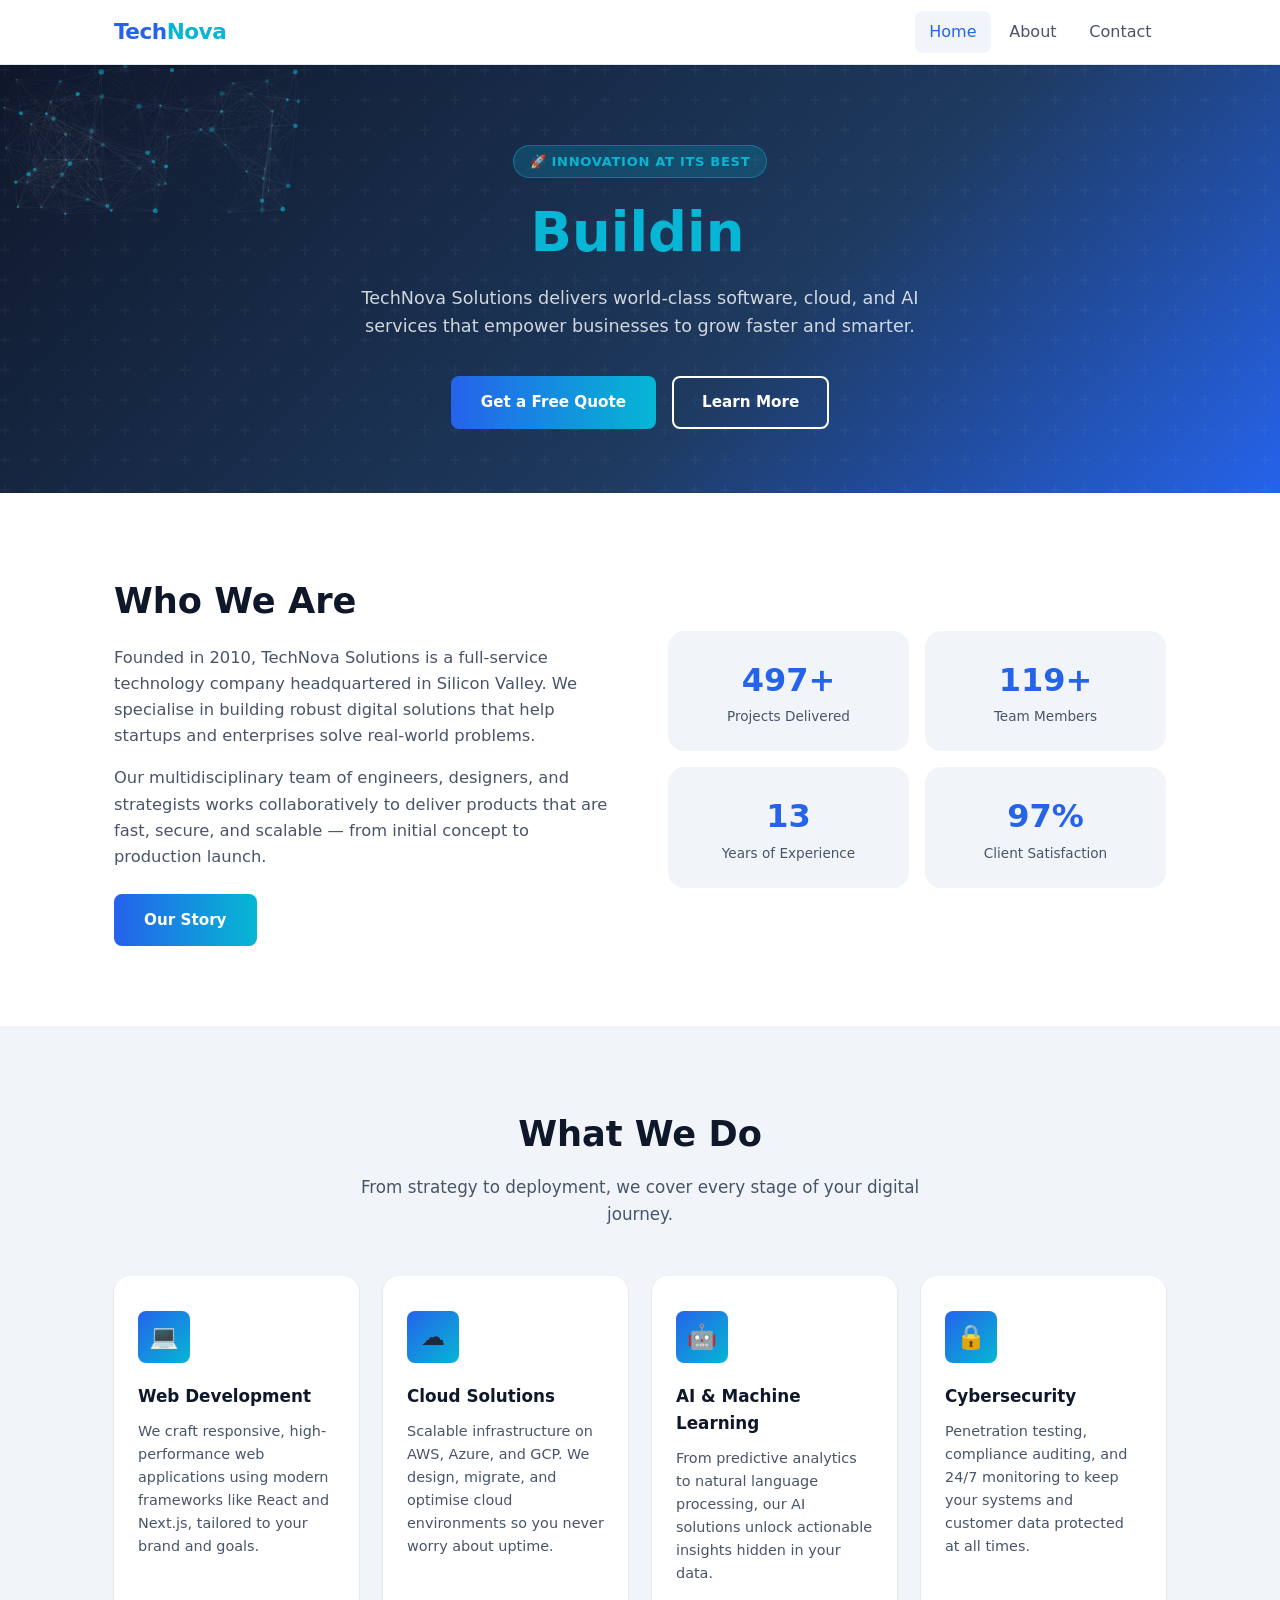
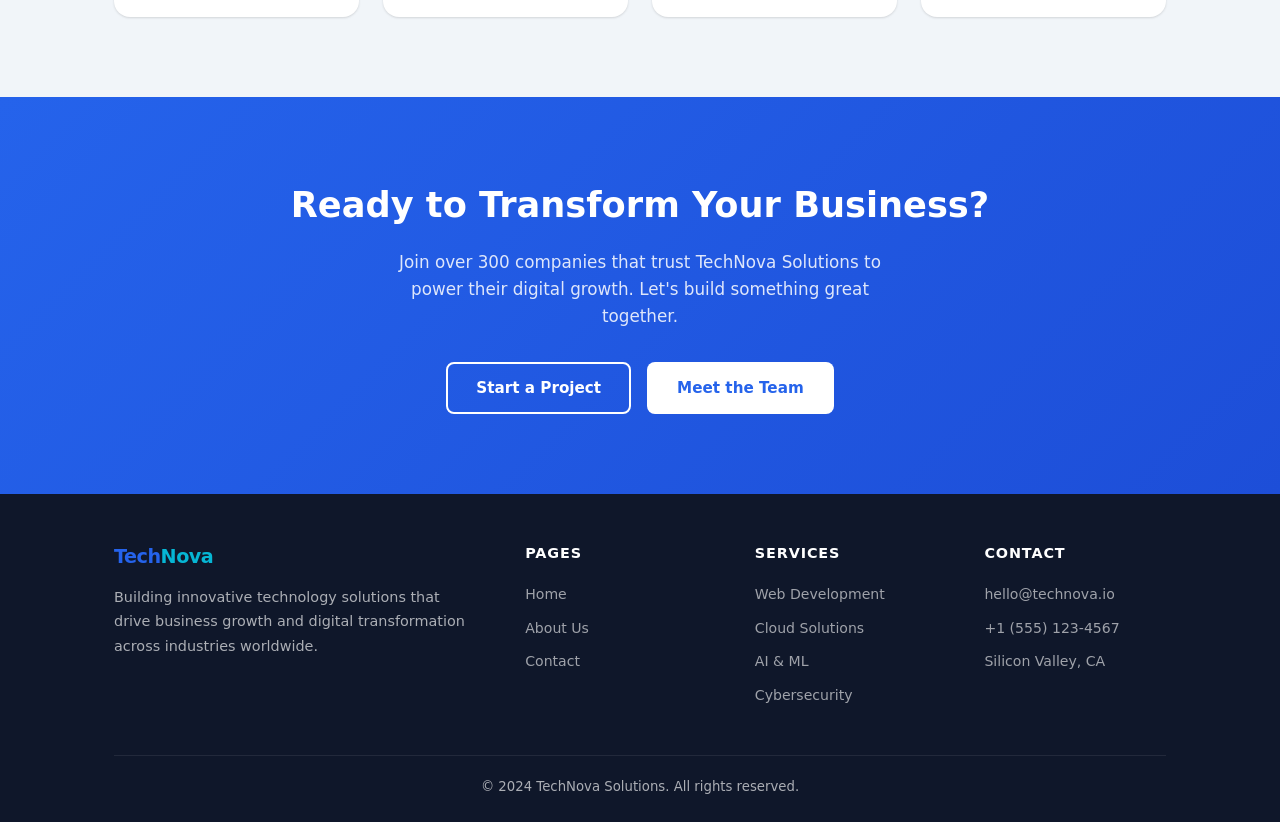
<file: index.html>
<!DOCTYPE html>
<html lang="en">
<head>
  <meta charset="UTF-8" />
  <meta name="viewport" content="width=device-width, initial-scale=1.0" />
  <meta name="description" content="TechNova Solutions – Innovative technology solutions for modern businesses." />
  <title>TechNova Solutions | Home</title>
  <link rel="stylesheet" href="css/style.css" />
</head>
<body>

  <!-- Page Loader -->
  <div id="page-loader">
    <div>
      <div class="loader-logo">Tech<span>Nova</span></div>
      <div class="loader-bar"></div>
    </div>
  </div>

  <!-- ===== NAVBAR ===== -->
  <header>
    <nav class="navbar" role="navigation" aria-label="Main navigation">
      <div class="container nav-inner">
        <a href="index.html" class="nav-logo">Tech<span>Nova</span></a>

        <!-- Desktop Links -->
        <ul class="nav-links">
          <li><a href="index.html" class="active">Home</a></li>
          <li><a href="about.html">About</a></li>
          <li><a href="contact.html">Contact</a></li>
        </ul>

        <!-- Hamburger (Mobile) -->
        <button class="hamburger" id="hamburger"
                aria-label="Toggle navigation menu"
                aria-expanded="false"
                aria-controls="mobileNav">
          <span></span>
          <span></span>
          <span></span>
        </button>
      </div>

      <!-- Mobile Nav Drawer -->
      <nav class="mobile-nav" id="mobileNav" aria-label="Mobile navigation">
        <a href="index.html" class="active">Home</a>
        <a href="about.html">About</a>
        <a href="contact.html">Contact</a>
      </nav>
    </nav>
  </header>

  <main>
    <!-- ===== HERO ===== -->
    <section class="hero" aria-labelledby="heroHeading">
      <canvas id="particles-canvas" aria-hidden="true"></canvas>
      <div class="container">
        <div class="hero-badge">🚀 Innovation at Its Best</div>
        <h1 id="heroHeading">
          <span id="typed-text"></span><span class="typed-cursor" aria-hidden="true"></span>
        </h1>
        <p class="reveal">TechNova Solutions delivers world-class software, cloud, and AI services that empower businesses to grow faster and smarter.</p>
        <div class="hero-btns reveal">
          <a href="contact.html" class="btn btn-primary">Get a Free Quote</a>
          <a href="about.html" class="btn btn-outline">Learn More</a>
        </div>
      </div>
    </section>

    <!-- ===== COMPANY INTRO ===== -->
    <section class="intro" aria-labelledby="introHeading">
      <div class="container">
        <div class="intro-grid">
          <div class="intro-text reveal-left">
            <h2 class="section-title" id="introHeading">Who We Are</h2>
            <p>Founded in 2010, TechNova Solutions is a full-service technology company headquartered in Silicon Valley. We specialise in building robust digital solutions that help startups and enterprises solve real-world problems.</p>
            <p>Our multidisciplinary team of engineers, designers, and strategists works collaboratively to deliver products that are fast, secure, and scalable — from initial concept to production launch.</p>
            <a href="about.html" class="btn btn-primary">Our Story</a>
          </div>

          <div class="intro-visual reveal-right" aria-label="Company statistics">
            <div class="intro-stat">
              <div class="num">500+</div>
              <p>Projects Delivered</p>
            </div>
            <div class="intro-stat">
              <div class="num">120+</div>
              <p>Team Members</p>
            </div>
            <div class="intro-stat">
              <div class="num">14</div>
              <p>Years of Experience</p>
            </div>
            <div class="intro-stat">
              <div class="num">98%</div>
              <p>Client Satisfaction</p>
            </div>
          </div>
        </div>
      </div>
    </section>

    <!-- ===== SERVICES ===== -->
    <section class="services" aria-labelledby="servicesHeading">
      <div class="container">
        <div class="section-header">
          <h2 class="section-title" id="servicesHeading">What We Do</h2>
          <p class="section-subtitle">From strategy to deployment, we cover every stage of your digital journey.</p>
        </div>

        <div class="services-grid">
          <!-- Card 1 -->
          <article class="service-card reveal">
            <div class="service-icon" aria-hidden="true">💻</div>
            <h3>Web Development</h3>
            <p>We craft responsive, high-performance web applications using modern frameworks like React and Next.js, tailored to your brand and goals.</p>
          </article>

          <!-- Card 2 -->
          <article class="service-card reveal">
            <div class="service-icon" aria-hidden="true">☁️</div>
            <h3>Cloud Solutions</h3>
            <p>Scalable infrastructure on AWS, Azure, and GCP. We design, migrate, and optimise cloud environments so you never worry about uptime.</p>
          </article>

          <!-- Card 3 -->
          <article class="service-card reveal">
            <div class="service-icon" aria-hidden="true">🤖</div>
            <h3>AI & Machine Learning</h3>
            <p>From predictive analytics to natural language processing, our AI solutions unlock actionable insights hidden in your data.</p>
          </article>

          <!-- Card 4 -->
          <article class="service-card reveal">
            <div class="service-icon" aria-hidden="true">🔒</div>
            <h3>Cybersecurity</h3>
            <p>Penetration testing, compliance auditing, and 24/7 monitoring to keep your systems and customer data protected at all times.</p>
          </article>
        </div>
      </div>
    </section>

    <!-- ===== CALL TO ACTION ===== -->
    <section class="cta" aria-labelledby="ctaHeading">
      <div class="container">
        <h2 id="ctaHeading">Ready to Transform Your Business?</h2>
        <p>Join over 300 companies that trust TechNova Solutions to power their digital growth. Let's build something great together.</p>
        <div class="cta-btns">
          <a href="contact.html" class="btn btn-outline">Start a Project</a>
          <a href="about.html"   class="btn btn-primary" style="background:var(--white);color:var(--primary);">Meet the Team</a>
        </div>
      </div>
    </section>
  </main>

  <!-- ===== FOOTER ===== -->
  <footer class="footer">
    <div class="container">
      <div class="footer-grid">
        <div class="footer-brand">
          <a href="index.html" class="nav-logo">Tech<span>Nova</span></a>
          <p>Building innovative technology solutions that drive business growth and digital transformation across industries worldwide.</p>
        </div>

        <div class="footer-col">
          <h4>Pages</h4>
          <ul>
            <li><a href="index.html">Home</a></li>
            <li><a href="about.html">About Us</a></li>
            <li><a href="contact.html">Contact</a></li>
          </ul>
        </div>

        <div class="footer-col">
          <h4>Services</h4>
          <ul>
            <li><a href="#">Web Development</a></li>
            <li><a href="#">Cloud Solutions</a></li>
            <li><a href="#">AI &amp; ML</a></li>
            <li><a href="#">Cybersecurity</a></li>
          </ul>
        </div>

        <div class="footer-col">
          <h4>Contact</h4>
          <ul>
            <li><a href="mailto:hello@technova.io">hello@technova.io</a></li>
            <li><a href="tel:+15551234567">+1 (555) 123-4567</a></li>
            <li><a href="#">Silicon Valley, CA</a></li>
          </ul>
        </div>
      </div>

      <div class="footer-bottom">
        <p>&copy; 2024 TechNova Solutions. All rights reserved.</p>
      </div>
    </div>
  </footer>

  <script src="js/script.js"></script>
</body>
</html>
</file>
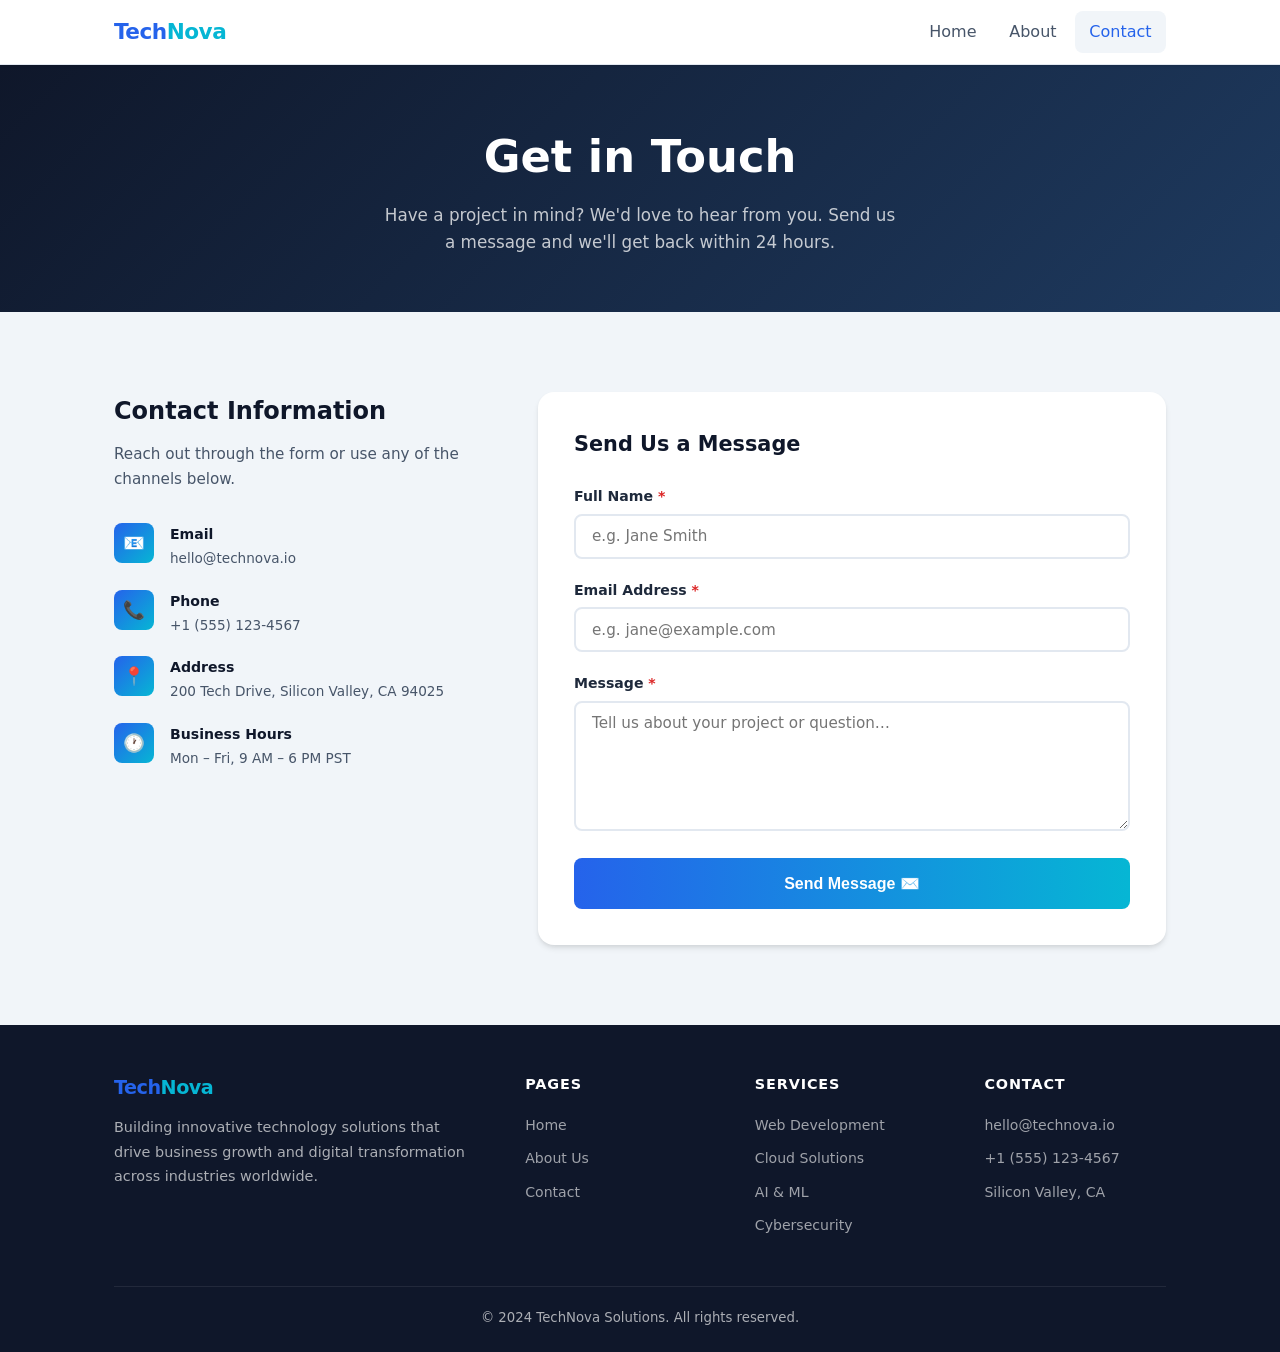
<file: page.html>
<!DOCTYPE html>
<html lang="en">
<head>
  <meta charset="UTF-8" />
  <meta name="viewport" content="width=device-width, initial-scale=1.0" />
  <meta name="description" content="Get in touch with TechNova Solutions – send us a message and we'll get back to you within 24 hours." />
  <title>TechNova Solutions | Contact</title>
  <link rel="stylesheet" href="css/style.css" />
</head>
<body>

  <!-- Page Loader -->
  <div id="page-loader">
    <div>
      <div class="loader-logo">Tech<span>Nova</span></div>
      <div class="loader-bar"></div>
    </div>
  </div>

  <!-- ===== NAVBAR ===== -->
  <header>
    <nav class="navbar" role="navigation" aria-label="Main navigation">
      <div class="container nav-inner">
        <a href="index.html" class="nav-logo">Tech<span>Nova</span></a>

        <ul class="nav-links">
          <li><a href="index.html">Home</a></li>
          <li><a href="about.html">About</a></li>
          <li><a href="contact.html" class="active">Contact</a></li>
        </ul>

        <button class="hamburger" id="hamburger"
                aria-label="Toggle navigation menu"
                aria-expanded="false"
                aria-controls="mobileNav">
          <span></span>
          <span></span>
          <span></span>
        </button>
      </div>

      <nav class="mobile-nav" id="mobileNav" aria-label="Mobile navigation">
        <a href="index.html">Home</a>
        <a href="about.html">About</a>
        <a href="contact.html" class="active">Contact</a>
      </nav>
    </nav>
  </header>

  <main>
    <!-- ===== PAGE HERO ===== -->
    <section class="page-hero" aria-labelledby="contactPageHeading">
      <div class="container">
        <h1 id="contactPageHeading">Get in Touch</h1>
        <p>Have a project in mind? We'd love to hear from you. Send us a message and we'll get back within 24 hours.</p>
      </div>
    </section>

    <!-- ===== CONTACT SECTION ===== -->
    <section class="contact-section">
      <div class="container">
        <div class="contact-grid">

          <!-- Contact Info Panel -->
          <aside class="contact-info">
            <h2>Contact Information</h2>
            <p>Reach out through the form or use any of the channels below.</p>

            <div class="info-item">
              <div class="info-icon" aria-hidden="true">📧</div>
              <div class="info-text">
                <h4>Email</h4>
                <p>hello@technova.io</p>
              </div>
            </div>

            <div class="info-item">
              <div class="info-icon" aria-hidden="true">📞</div>
              <div class="info-text">
                <h4>Phone</h4>
                <p>+1 (555) 123-4567</p>
              </div>
            </div>

            <div class="info-item">
              <div class="info-icon" aria-hidden="true">📍</div>
              <div class="info-text">
                <h4>Address</h4>
                <p>200 Tech Drive, Silicon Valley, CA 94025</p>
              </div>
            </div>

            <div class="info-item">
              <div class="info-icon" aria-hidden="true">🕐</div>
              <div class="info-text">
                <h4>Business Hours</h4>
                <p>Mon – Fri, 9 AM – 6 PM PST</p>
              </div>
            </div>
          </aside>

          <!-- Contact Form Panel -->
          <div class="contact-form-wrap">
            <h2 class="form-title">Send Us a Message</h2>

            <!-- Success Banner (shown after valid submission) -->
            <div class="success-banner" id="successBanner" role="alert" aria-live="polite">
              <span class="check" aria-hidden="true">✅</span>
              <span>Your message was sent successfully! We'll get back to you within 24 hours.</span>
            </div>

            <!-- Contact Form -->
            <form id="contactForm" novalidate aria-label="Contact form">

              <!-- Name Field -->
              <div class="form-group">
                <label for="name">Full Name <span aria-hidden="true">*</span></label>
                <input
                  type="text"
                  id="name"
                  name="name"
                  placeholder="e.g. Jane Smith"
                  autocomplete="name"
                  aria-required="true"
                  aria-describedby="nameError"
                />
                <p class="error-msg" id="nameError" role="alert"></p>
              </div>

              <!-- Email Field -->
              <div class="form-group">
                <label for="email">Email Address <span aria-hidden="true">*</span></label>
                <input
                  type="email"
                  id="email"
                  name="email"
                  placeholder="e.g. jane@example.com"
                  autocomplete="email"
                  aria-required="true"
                  aria-describedby="emailError"
                />
                <p class="error-msg" id="emailError" role="alert"></p>
              </div>

              <!-- Message Field -->
              <div class="form-group">
                <label for="message">Message <span aria-hidden="true">*</span></label>
                <textarea
                  id="message"
                  name="message"
                  placeholder="Tell us about your project or question…"
                  aria-required="true"
                  aria-describedby="messageError"
                ></textarea>
                <p class="error-msg" id="messageError" role="alert"></p>
              </div>

              <button type="submit" class="btn btn-primary btn-submit">
                Send Message ✉️
              </button>
            </form>

            <!-- Submitted Data Preview (shown dynamically by JS) -->
            <div class="submitted-data" id="submittedData" aria-live="polite">
              <h3>📋 Submission Preview</h3>
              <div class="submitted-row">
                <span class="label">Name:</span>
                <span class="value" id="previewName"></span>
              </div>
              <div class="submitted-row">
                <span class="label">Email:</span>
                <span class="value" id="previewEmail"></span>
              </div>
              <div class="submitted-row">
                <span class="label">Message:</span>
                <span class="value" id="previewMessage"></span>
              </div>
              <div class="submitted-row">
                <span class="label">Sent at:</span>
                <span class="value" id="previewTime"></span>
              </div>
            </div>
          </div><!-- /contact-form-wrap -->

        </div><!-- /contact-grid -->
      </div>
    </section>
  </main>

  <!-- ===== FOOTER ===== -->
  <footer class="footer">
    <div class="container">
      <div class="footer-grid">
        <div class="footer-brand">
          <a href="index.html" class="nav-logo">Tech<span>Nova</span></a>
          <p>Building innovative technology solutions that drive business growth and digital transformation across industries worldwide.</p>
        </div>

        <div class="footer-col">
          <h4>Pages</h4>
          <ul>
            <li><a href="index.html">Home</a></li>
            <li><a href="about.html">About Us</a></li>
            <li><a href="contact.html">Contact</a></li>
          </ul>
        </div>

        <div class="footer-col">
          <h4>Services</h4>
          <ul>
            <li><a href="#">Web Development</a></li>
            <li><a href="#">Cloud Solutions</a></li>
            <li><a href="#">AI &amp; ML</a></li>
            <li><a href="#">Cybersecurity</a></li>
          </ul>
        </div>

        <div class="footer-col">
          <h4>Contact</h4>
          <ul>
            <li><a href="mailto:hello@technova.io">hello@technova.io</a></li>
            <li><a href="tel:+15551234567">+1 (555) 123-4567</a></li>
            <li><a href="#">Silicon Valley, CA</a></li>
          </ul>
        </div>
      </div>

      <div class="footer-bottom">
        <p>&copy; 2024 TechNova Solutions. All rights reserved.</p>
      </div>
    </div>
  </footer>

  <script src="js/script.js"></script>
</body>
</html>
</file>
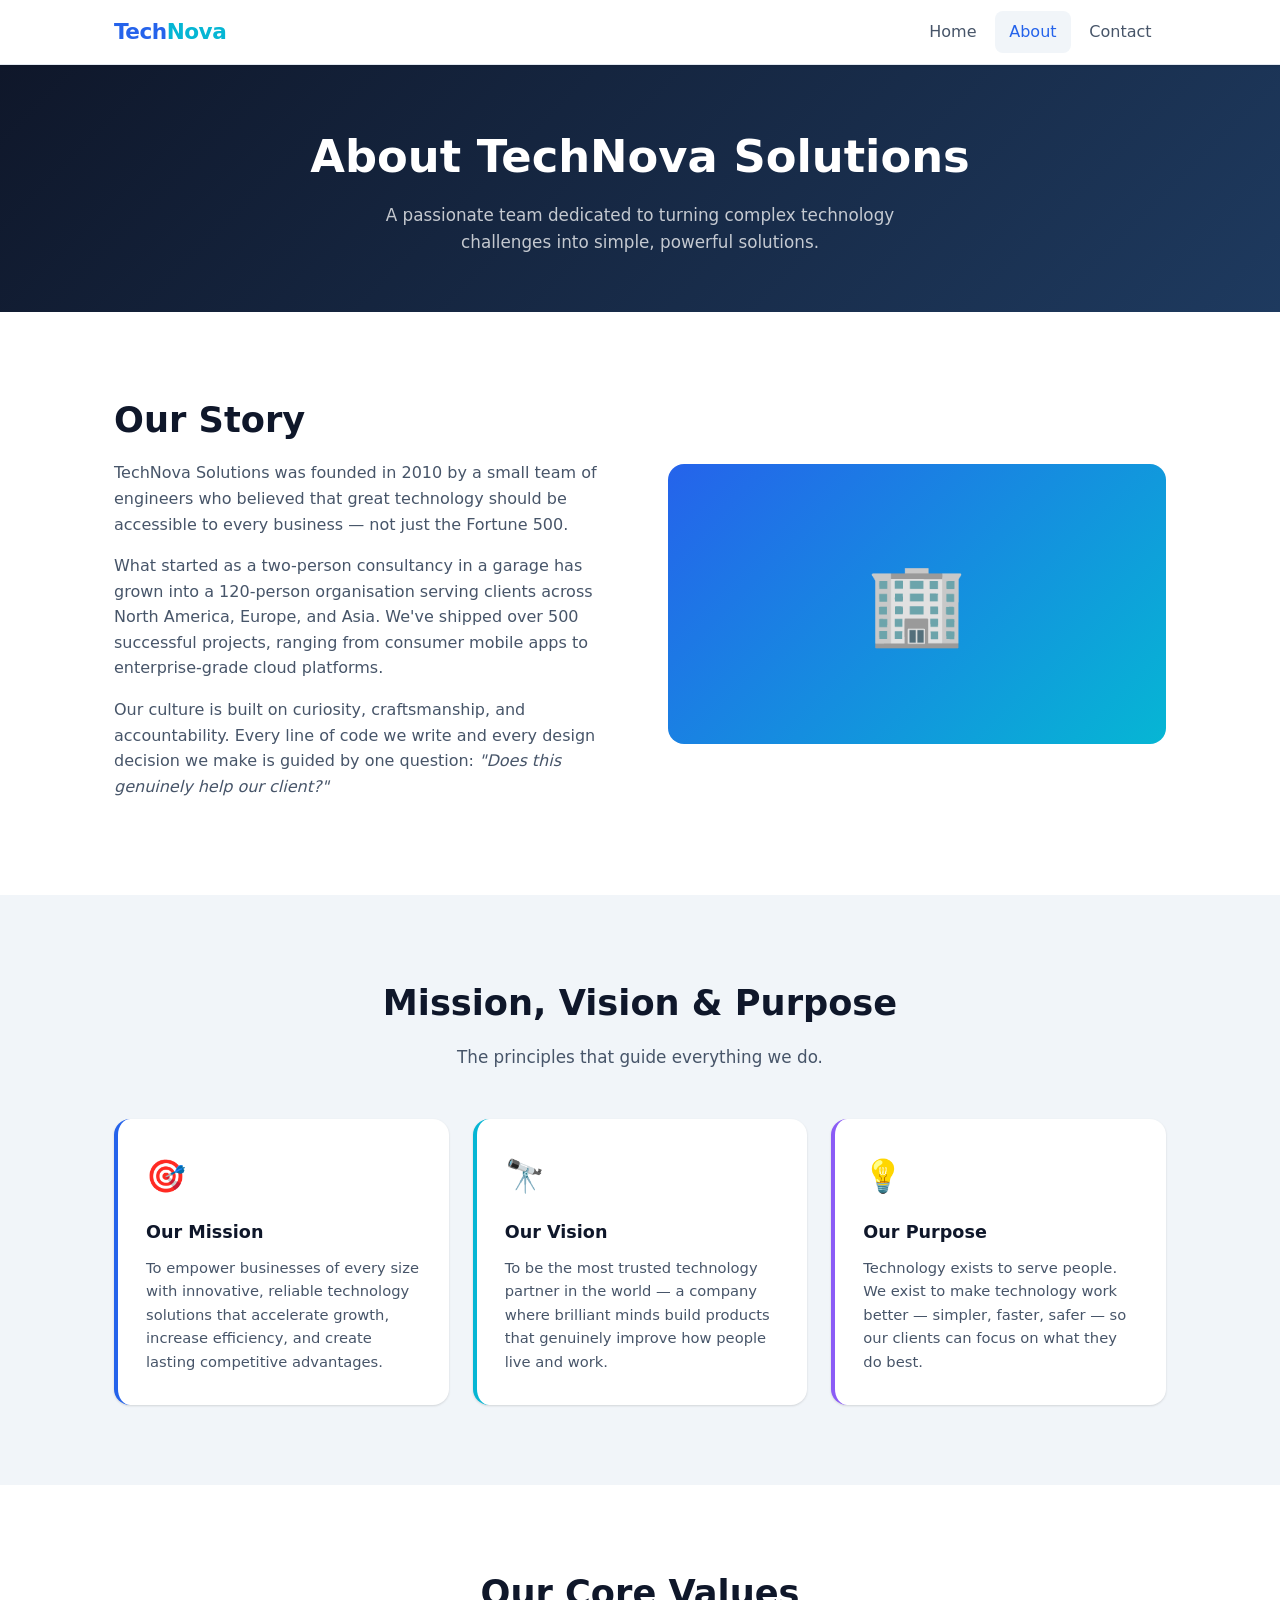
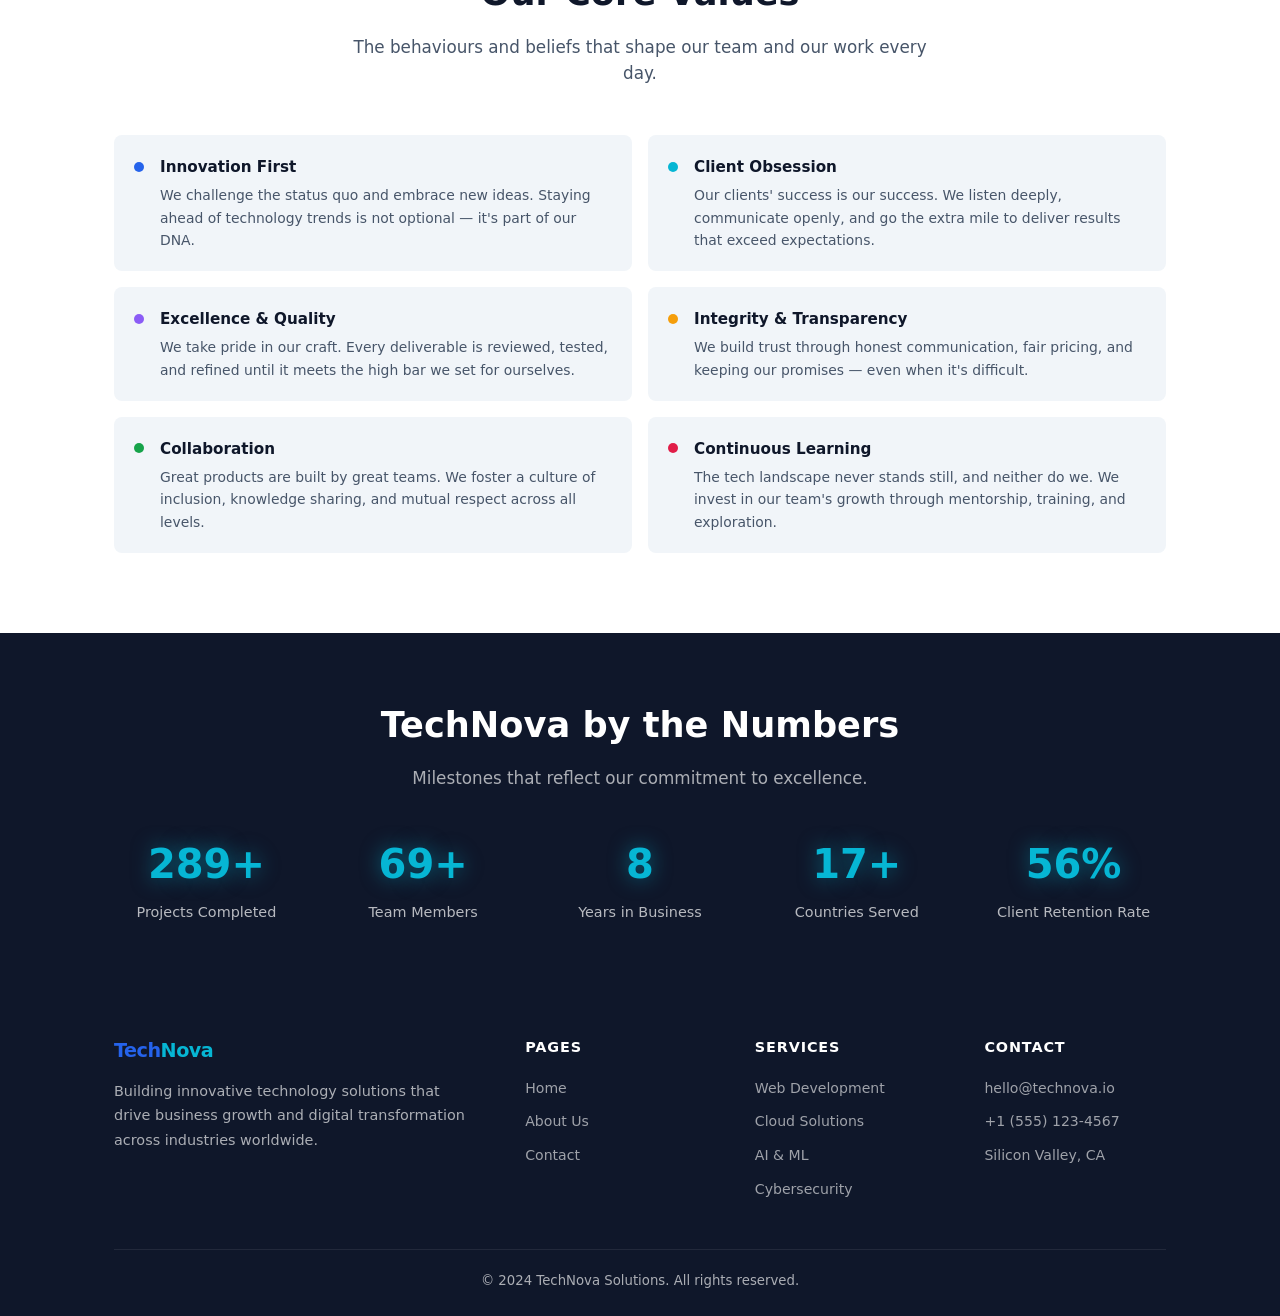
<file: page2.html>
<!DOCTYPE html>
<html lang="en">
<head>
  <meta charset="UTF-8" />
  <meta name="viewport" content="width=device-width, initial-scale=1.0" />
  <meta name="description" content="Learn about TechNova Solutions – our story, mission, vision, values, and team." />
  <title>TechNova Solutions | About</title>
  <link rel="stylesheet" href="css/style.css" />
</head>
<body>

  <!-- Page Loader -->
  <div id="page-loader">
    <div>
      <div class="loader-logo">Tech<span>Nova</span></div>
      <div class="loader-bar"></div>
    </div>
  </div>

  <!-- ===== NAVBAR ===== -->
  <header>
    <nav class="navbar" role="navigation" aria-label="Main navigation">
      <div class="container nav-inner">
        <a href="index.html" class="nav-logo">Tech<span>Nova</span></a>

        <ul class="nav-links">
          <li><a href="index.html">Home</a></li>
          <li><a href="about.html" class="active">About</a></li>
          <li><a href="contact.html">Contact</a></li>
        </ul>

        <button class="hamburger" id="hamburger"
                aria-label="Toggle navigation menu"
                aria-expanded="false"
                aria-controls="mobileNav">
          <span></span>
          <span></span>
          <span></span>
        </button>
      </div>

      <nav class="mobile-nav" id="mobileNav" aria-label="Mobile navigation">
        <a href="index.html">Home</a>
        <a href="about.html" class="active">About</a>
        <a href="contact.html">Contact</a>
      </nav>
    </nav>
  </header>

  <main>
    <!-- ===== PAGE HERO ===== -->
    <section class="page-hero" aria-labelledby="aboutPageHeading">
      <div class="container">
        <h1 id="aboutPageHeading">About TechNova Solutions</h1>
        <p>A passionate team dedicated to turning complex technology challenges into simple, powerful solutions.</p>
      </div>
    </section>

    <!-- ===== COMPANY STORY ===== -->
    <section class="about-story" aria-labelledby="storyHeading">
      <div class="container">
        <div class="about-story-grid">
          <div class="about-story-text reveal-left">
            <h2 class="section-title" id="storyHeading">Our Story</h2>
            <p>TechNova Solutions was founded in 2010 by a small team of engineers who believed that great technology should be accessible to every business — not just the Fortune 500.</p>
            <p>What started as a two-person consultancy in a garage has grown into a 120-person organisation serving clients across North America, Europe, and Asia. We've shipped over 500 successful projects, ranging from consumer mobile apps to enterprise-grade cloud platforms.</p>
            <p>Our culture is built on curiosity, craftsmanship, and accountability. Every line of code we write and every design decision we make is guided by one question: <em>"Does this genuinely help our client?"</em></p>
          </div>

          <div class="about-image reveal-right" role="img" aria-label="TechNova team illustration">
            🏢
          </div>
        </div>
      </div>
    </section>

    <!-- ===== MISSION / VISION / PURPOSE ===== -->
    <section class="mvv" aria-labelledby="mvvHeading">
      <div class="container">
        <div class="section-header">
          <h2 class="section-title" id="mvvHeading">Mission, Vision &amp; Purpose</h2>
          <p class="section-subtitle">The principles that guide everything we do.</p>
        </div>

        <div class="mvv-grid">
          <div class="mvv-card reveal">
            <div class="mvv-icon" aria-hidden="true">🎯</div>
            <h3>Our Mission</h3>
            <p>To empower businesses of every size with innovative, reliable technology solutions that accelerate growth, increase efficiency, and create lasting competitive advantages.</p>
          </div>

          <div class="mvv-card reveal">
            <div class="mvv-icon" aria-hidden="true">🔭</div>
            <h3>Our Vision</h3>
            <p>To be the most trusted technology partner in the world — a company where brilliant minds build products that genuinely improve how people live and work.</p>
          </div>

          <div class="mvv-card reveal">
            <div class="mvv-icon" aria-hidden="true">💡</div>
            <h3>Our Purpose</h3>
            <p>Technology exists to serve people. We exist to make technology work better — simpler, faster, safer — so our clients can focus on what they do best.</p>
          </div>
        </div>
      </div>
    </section>

    <!-- ===== VALUES ===== -->
    <section class="values" aria-labelledby="valuesHeading">
      <div class="container">
        <div class="section-header">
          <h2 class="section-title" id="valuesHeading">Our Core Values</h2>
          <p class="section-subtitle">The behaviours and beliefs that shape our team and our work every day.</p>
        </div>

        <div class="values-grid">
          <div class="value-item">
            <div class="value-dot" aria-hidden="true"></div>
            <div>
              <h4>Innovation First</h4>
              <p>We challenge the status quo and embrace new ideas. Staying ahead of technology trends is not optional — it's part of our DNA.</p>
            </div>
          </div>

          <div class="value-item">
            <div class="value-dot" aria-hidden="true" style="background:#06b6d4;"></div>
            <div>
              <h4>Client Obsession</h4>
              <p>Our clients' success is our success. We listen deeply, communicate openly, and go the extra mile to deliver results that exceed expectations.</p>
            </div>
          </div>

          <div class="value-item">
            <div class="value-dot" aria-hidden="true" style="background:#8b5cf6;"></div>
            <div>
              <h4>Excellence &amp; Quality</h4>
              <p>We take pride in our craft. Every deliverable is reviewed, tested, and refined until it meets the high bar we set for ourselves.</p>
            </div>
          </div>

          <div class="value-item">
            <div class="value-dot" aria-hidden="true" style="background:#f59e0b;"></div>
            <div>
              <h4>Integrity &amp; Transparency</h4>
              <p>We build trust through honest communication, fair pricing, and keeping our promises — even when it's difficult.</p>
            </div>
          </div>

          <div class="value-item">
            <div class="value-dot" aria-hidden="true" style="background:#16a34a;"></div>
            <div>
              <h4>Collaboration</h4>
              <p>Great products are built by great teams. We foster a culture of inclusion, knowledge sharing, and mutual respect across all levels.</p>
            </div>
          </div>

          <div class="value-item">
            <div class="value-dot" aria-hidden="true" style="background:#e11d48;"></div>
            <div>
              <h4>Continuous Learning</h4>
              <p>The tech landscape never stands still, and neither do we. We invest in our team's growth through mentorship, training, and exploration.</p>
            </div>
          </div>
        </div>
      </div>
    </section>

    <!-- ===== STATISTICS ===== -->
    <section class="stats" aria-labelledby="statsHeading">
      <div class="container">
        <div class="section-header" style="margin-bottom:2.5rem;">
          <h2 class="section-title" id="statsHeading" style="color:var(--white);">TechNova by the Numbers</h2>
          <p class="section-subtitle" style="color:rgba(255,255,255,.65);margin:0 auto;">Milestones that reflect our commitment to excellence.</p>
        </div>

        <div class="stats-grid">
          <div class="stat-item">
            <div class="stat-num">500+</div>
            <div class="stat-label">Projects Completed</div>
          </div>
          <div class="stat-item">
            <div class="stat-num">120+</div>
            <div class="stat-label">Team Members</div>
          </div>
          <div class="stat-item">
            <div class="stat-num">14</div>
            <div class="stat-label">Years in Business</div>
          </div>
          <div class="stat-item">
            <div class="stat-num">30+</div>
            <div class="stat-label">Countries Served</div>
          </div>
          <div class="stat-item">
            <div class="stat-num">98%</div>
            <div class="stat-label">Client Retention Rate</div>
          </div>
        </div>
      </div>
    </section>
  </main>

  <!-- ===== FOOTER ===== -->
  <footer class="footer">
    <div class="container">
      <div class="footer-grid">
        <div class="footer-brand">
          <a href="index.html" class="nav-logo">Tech<span>Nova</span></a>
          <p>Building innovative technology solutions that drive business growth and digital transformation across industries worldwide.</p>
        </div>

        <div class="footer-col">
          <h4>Pages</h4>
          <ul>
            <li><a href="index.html">Home</a></li>
            <li><a href="about.html">About Us</a></li>
            <li><a href="contact.html">Contact</a></li>
          </ul>
        </div>

        <div class="footer-col">
          <h4>Services</h4>
          <ul>
            <li><a href="#">Web Development</a></li>
            <li><a href="#">Cloud Solutions</a></li>
            <li><a href="#">AI &amp; ML</a></li>
            <li><a href="#">Cybersecurity</a></li>
          </ul>
        </div>

        <div class="footer-col">
          <h4>Contact</h4>
          <ul>
            <li><a href="mailto:hello@technova.io">hello@technova.io</a></li>
            <li><a href="tel:+15551234567">+1 (555) 123-4567</a></li>
            <li><a href="#">Silicon Valley, CA</a></li>
          </ul>
        </div>
      </div>

      <div class="footer-bottom">
        <p>&copy; 2024 TechNova Solutions. All rights reserved.</p>
      </div>
    </div>
  </footer>

  <script src="js/script.js"></script>
</body>
</html>
</file>
<file: css/style.css>
/* ===========================
   CSS Reset & Root Variables
   =========================== */
*, *::before, *::after {
  margin: 0;
  padding: 0;
  box-sizing: border-box;
}

:root {
  --primary:      #2563eb;
  --primary-dark: #1d4ed8;
  --secondary:    #0f172a;
  --accent:       #06b6d4;
  --light:        #f8fafc;
  --gray-100:     #f1f5f9;
  --gray-200:     #e2e8f0;
  --gray-400:     #94a3b8;
  --gray-600:     #475569;
  --gray-800:     #1e293b;
  --white:        #ffffff;
  --success:      #16a34a;
  --error:        #dc2626;

  --font-sans:    'Segoe UI', system-ui, -apple-system, sans-serif;
  --shadow-sm:    0 1px 3px rgba(0,0,0,.08), 0 1px 2px rgba(0,0,0,.06);
  --shadow-md:    0 4px 6px -1px rgba(0,0,0,.1), 0 2px 4px -1px rgba(0,0,0,.06);
  --shadow-lg:    0 10px 15px -3px rgba(0,0,0,.1), 0 4px 6px -2px rgba(0,0,0,.05);
  --radius:       0.5rem;
  --radius-lg:    1rem;
  --transition:   0.25s ease;
}

html { scroll-behavior: smooth; }

body {
  font-family: var(--font-sans);
  color: var(--gray-800);
  background: var(--white);
  line-height: 1.6;
}

/* ===========================
   Utility Classes
   =========================== */
.container {
  width: 100%;
  max-width: 1100px;
  margin: 0 auto;
  padding: 0 1.5rem;
}

.section-title {
  font-size: clamp(1.6rem, 3vw, 2.2rem);
  font-weight: 700;
  color: var(--secondary);
  margin-bottom: 0.75rem;
}

.section-subtitle {
  color: var(--gray-600);
  font-size: 1.05rem;
  max-width: 580px;
}

.section-header {
  text-align: center;
  margin-bottom: 3rem;
}

.section-header .section-subtitle {
  margin: 0 auto;
}

.btn {
  display: inline-block;
  padding: 0.75rem 1.75rem;
  border-radius: var(--radius);
  font-weight: 600;
  font-size: 0.95rem;
  cursor: pointer;
  transition: background var(--transition), transform var(--transition), box-shadow var(--transition);
  border: 2px solid transparent;
  text-decoration: none;
}

.btn-primary {
  background: var(--primary);
  color: var(--white);
}
.btn-primary:hover {
  background: var(--primary-dark);
  transform: translateY(-2px);
  box-shadow: var(--shadow-md);
}

.btn-outline {
  background: transparent;
  color: var(--white);
  border-color: var(--white);
}
.btn-outline:hover {
  background: var(--white);
  color: var(--primary);
  transform: translateY(-2px);
}

/* ===========================
   Navigation
   =========================== */
.navbar {
  position: sticky;
  top: 0;
  z-index: 1000;
  background: var(--white);
  box-shadow: var(--shadow-sm);
  border-bottom: 1px solid var(--gray-200);
}

.nav-inner {
  display: flex;
  align-items: center;
  justify-content: space-between;
  height: 64px;
}

.nav-logo {
  font-size: 1.35rem;
  font-weight: 800;
  color: var(--primary);
  text-decoration: none;
  letter-spacing: -0.5px;
}
.nav-logo span {
  color: var(--accent);
}

.nav-links {
  display: flex;
  list-style: none;
  gap: 0.25rem;
}

.nav-links a {
  display: block;
  padding: 0.5rem 0.9rem;
  text-decoration: none;
  color: var(--gray-600);
  font-weight: 500;
  border-radius: var(--radius);
  transition: color var(--transition), background var(--transition);
}
.nav-links a:hover,
.nav-links a.active {
  color: var(--primary);
  background: var(--gray-100);
}

/* Hamburger */
.hamburger {
  display: none;
  flex-direction: column;
  justify-content: space-between;
  width: 26px;
  height: 20px;
  cursor: pointer;
  background: none;
  border: none;
  padding: 0;
  z-index: 1100;
}
.hamburger span {
  display: block;
  height: 2px;
  background: var(--gray-800);
  border-radius: 2px;
  transition: transform var(--transition), opacity var(--transition);
}
.hamburger.open span:nth-child(1) { transform: translateY(9px) rotate(45deg); }
.hamburger.open span:nth-child(2) { opacity: 0; }
.hamburger.open span:nth-child(3) { transform: translateY(-9px) rotate(-45deg); }

/* Mobile Nav Drawer */
.mobile-nav {
  display: none;
  flex-direction: column;
  background: var(--white);
  border-top: 1px solid var(--gray-200);
  padding: 1rem 1.5rem 1.5rem;
  gap: 0.25rem;
}
.mobile-nav.open { display: flex; }
.mobile-nav a {
  text-decoration: none;
  color: var(--gray-600);
  font-weight: 500;
  padding: 0.65rem 0.75rem;
  border-radius: var(--radius);
  transition: color var(--transition), background var(--transition);
}
.mobile-nav a:hover,
.mobile-nav a.active {
  color: var(--primary);
  background: var(--gray-100);
}

/* ===========================
   Hero Section (Home)
   =========================== */
.hero {
  background: linear-gradient(135deg, var(--secondary) 0%, #1e3a5f 60%, var(--primary) 100%);
  color: var(--white);
  padding: 5rem 0 4rem;
  text-align: center;
  position: relative;
  overflow: hidden;
}
.hero::before {
  content: '';
  position: absolute;
  inset: 0;
  background: url("data:image/svg+xml,%3Csvg width='60' height='60' viewBox='0 0 60 60' xmlns='http://www.w3.org/2000/svg'%3E%3Cg fill='none' fill-rule='evenodd'%3E%3Cg fill='%23ffffff' fill-opacity='0.03'%3E%3Cpath d='M36 34v-4h-2v4h-4v2h4v4h2v-4h4v-2h-4zm0-30V0h-2v4h-4v2h4v4h2V6h4V4h-4zM6 34v-4H4v4H0v2h4v4h2v-4h4v-2H6zM6 4V0H4v4H0v2h4v4h2V6h4V4H6z'/%3E%3C/g%3E%3C/g%3E%3C/svg%3E");
}

.hero-badge {
  display: inline-block;
  background: rgba(6,182,212,.2);
  color: var(--accent);
  border: 1px solid rgba(6,182,212,.4);
  padding: 0.3rem 1rem;
  border-radius: 999px;
  font-size: 0.82rem;
  font-weight: 600;
  letter-spacing: 0.05em;
  margin-bottom: 1.5rem;
  text-transform: uppercase;
}

.hero h1 {
  font-size: clamp(2rem, 5vw, 3.4rem);
  font-weight: 800;
  line-height: 1.15;
  margin-bottom: 1.25rem;
  position: relative;
}
.hero h1 span { color: var(--accent); }

.hero p {
  font-size: 1.1rem;
  color: rgba(255,255,255,.8);
  max-width: 560px;
  margin: 0 auto 2.25rem;
  position: relative;
}

.hero-btns {
  display: flex;
  gap: 1rem;
  justify-content: center;
  flex-wrap: wrap;
  position: relative;
}

/* ===========================
   Intro Section
   =========================== */
.intro {
  padding: 5rem 0;
  background: var(--white);
}

.intro-grid {
  display: flex;
  gap: 3.5rem;
  align-items: center;
}

.intro-text { flex: 1; }
.intro-text .section-title { text-align: left; margin-bottom: 1rem; }
.intro-text p {
  color: var(--gray-600);
  margin-bottom: 1rem;
  font-size: 1.02rem;
}
.intro-text .btn { margin-top: 0.5rem; }

.intro-visual {
  flex: 1;
  display: flex;
  flex-wrap: wrap;
  gap: 1rem;
}

.intro-stat {
  flex: 1 1 calc(50% - 0.5rem);
  background: var(--gray-100);
  border-radius: var(--radius-lg);
  padding: 1.5rem;
  text-align: center;
}
.intro-stat .num {
  font-size: 2rem;
  font-weight: 800;
  color: var(--primary);
}
.intro-stat p {
  font-size: 0.85rem;
  color: var(--gray-600);
  margin: 0;
}

/* ===========================
   Services Section
   =========================== */
.services {
  padding: 5rem 0;
  background: var(--gray-100);
}

.services-grid {
  display: flex;
  gap: 1.5rem;
  flex-wrap: wrap;
}

.service-card {
  flex: 1 1 calc(25% - 1.125rem);
  background: var(--white);
  border-radius: var(--radius-lg);
  padding: 2rem 1.5rem;
  box-shadow: var(--shadow-sm);
  transition: transform var(--transition), box-shadow var(--transition);
  border-top: 3px solid transparent;
}
.service-card:hover {
  transform: translateY(-6px);
  box-shadow: var(--shadow-lg);
  border-top-color: var(--primary);
}

.service-icon {
  width: 52px;
  height: 52px;
  border-radius: var(--radius);
  background: linear-gradient(135deg, var(--primary), var(--accent));
  display: flex;
  align-items: center;
  justify-content: center;
  font-size: 1.5rem;
  margin-bottom: 1.25rem;
}

.service-card h3 {
  font-size: 1.05rem;
  font-weight: 700;
  margin-bottom: 0.6rem;
  color: var(--secondary);
}
.service-card p {
  font-size: 0.9rem;
  color: var(--gray-600);
  line-height: 1.6;
}

/* ===========================
   CTA Section
   =========================== */
.cta {
  padding: 5rem 0;
  background: linear-gradient(135deg, var(--primary) 0%, var(--primary-dark) 100%);
  color: var(--white);
  text-align: center;
}
.cta h2 {
  font-size: clamp(1.6rem, 3vw, 2.2rem);
  font-weight: 700;
  margin-bottom: 1rem;
}
.cta p {
  color: rgba(255,255,255,.85);
  font-size: 1.05rem;
  max-width: 520px;
  margin: 0 auto 2rem;
}
.cta-btns {
  display: flex;
  gap: 1rem;
  justify-content: center;
  flex-wrap: wrap;
}

/* ===========================
   Footer
   =========================== */
.footer {
  background: var(--secondary);
  color: rgba(255,255,255,.65);
  padding: 3rem 0 1.5rem;
}

.footer-grid {
  display: flex;
  gap: 3rem;
  flex-wrap: wrap;
  margin-bottom: 2.5rem;
}

.footer-brand { flex: 2; }
.footer-brand .nav-logo {
  font-size: 1.2rem;
  display: block;
  margin-bottom: 0.75rem;
}
.footer-brand p { font-size: 0.9rem; line-height: 1.7; }

.footer-col { flex: 1; min-width: 130px; }
.footer-col h4 {
  color: var(--white);
  font-size: 0.9rem;
  font-weight: 600;
  margin-bottom: 1rem;
  text-transform: uppercase;
  letter-spacing: 0.06em;
}
.footer-col ul { list-style: none; }
.footer-col ul li { margin-bottom: 0.5rem; }
.footer-col ul li a {
  color: rgba(255,255,255,.6);
  text-decoration: none;
  font-size: 0.88rem;
  transition: color var(--transition);
}
.footer-col ul li a:hover { color: var(--white); }

.footer-bottom {
  border-top: 1px solid rgba(255,255,255,.08);
  padding-top: 1.25rem;
  text-align: center;
  font-size: 0.83rem;
}

/* ===========================
   About Page
   =========================== */
.page-hero {
  background: linear-gradient(135deg, var(--secondary) 0%, #1e3a5f 100%);
  color: var(--white);
  padding: 3.5rem 0;
  text-align: center;
}
.page-hero h1 {
  font-size: clamp(1.8rem, 4vw, 2.8rem);
  font-weight: 800;
  margin-bottom: 0.6rem;
}
.page-hero p {
  color: rgba(255,255,255,.75);
  font-size: 1.05rem;
  max-width: 520px;
  margin: 0 auto;
}

/* About Story */
.about-story {
  padding: 5rem 0;
  background: var(--white);
}
.about-story-grid {
  display: flex;
  gap: 3.5rem;
  align-items: center;
}
.about-story-text { flex: 1; }
.about-story-text .section-title { text-align: left; }
.about-story-text p {
  color: var(--gray-600);
  margin-bottom: 1rem;
  font-size: 1rem;
}
.about-image {
  flex: 1;
  border-radius: var(--radius-lg);
  overflow: hidden;
  background: linear-gradient(135deg, var(--primary), var(--accent));
  min-height: 280px;
  display: flex;
  align-items: center;
  justify-content: center;
  font-size: 5rem;
}

/* MVV Cards */
.mvv {
  padding: 5rem 0;
  background: var(--gray-100);
}
.mvv-grid {
  display: flex;
  gap: 1.5rem;
  flex-wrap: wrap;
}
.mvv-card {
  flex: 1 1 calc(33.33% - 1rem);
  background: var(--white);
  border-radius: var(--radius-lg);
  padding: 2rem 1.75rem;
  box-shadow: var(--shadow-sm);
  border-left: 4px solid var(--primary);
  transition: box-shadow var(--transition);
}
.mvv-card:hover { box-shadow: var(--shadow-md); }
.mvv-card:nth-child(2) { border-left-color: var(--accent); }
.mvv-card:nth-child(3) { border-left-color: #8b5cf6; }
.mvv-icon { font-size: 2rem; margin-bottom: 1rem; }
.mvv-card h3 { font-size: 1.1rem; font-weight: 700; margin-bottom: 0.6rem; color: var(--secondary); }
.mvv-card p { font-size: 0.92rem; color: var(--gray-600); }

/* Values */
.values {
  padding: 5rem 0;
  background: var(--white);
}
.values-grid {
  display: flex;
  gap: 1rem;
  flex-wrap: wrap;
}
.value-item {
  flex: 1 1 calc(50% - 0.5rem);
  display: flex;
  gap: 1rem;
  align-items: flex-start;
  padding: 1.25rem;
  background: var(--gray-100);
  border-radius: var(--radius);
  transition: background var(--transition);
}
.value-item:hover { background: var(--gray-200); }
.value-dot {
  width: 10px;
  height: 10px;
  border-radius: 50%;
  background: var(--primary);
  flex-shrink: 0;
  margin-top: 0.4rem;
}
.value-item h4 { font-size: 0.95rem; font-weight: 700; margin-bottom: 0.3rem; color: var(--secondary); }
.value-item p { font-size: 0.87rem; color: var(--gray-600); }

/* Stats */
.stats {
  padding: 4rem 0;
  background: var(--secondary);
  color: var(--white);
}
.stats-grid {
  display: flex;
  gap: 2rem;
  justify-content: center;
  flex-wrap: wrap;
  text-align: center;
}
.stat-item { flex: 1 1 150px; }
.stat-num {
  font-size: 2.5rem;
  font-weight: 800;
  color: var(--accent);
}
.stat-label { font-size: 0.9rem; color: rgba(255,255,255,.7); margin-top: 0.3rem; }

/* ===========================
   Contact Page
   =========================== */
.contact-section {
  padding: 5rem 0;
  background: var(--gray-100);
}
.contact-grid {
  display: flex;
  gap: 2.5rem;
  align-items: flex-start;
  flex-wrap: wrap;
}
.contact-info {
  flex: 1 1 260px;
}
.contact-info h2 { font-size: 1.5rem; font-weight: 700; color: var(--secondary); margin-bottom: 0.75rem; }
.contact-info p { color: var(--gray-600); font-size: 0.95rem; margin-bottom: 2rem; }

.info-item {
  display: flex;
  gap: 1rem;
  align-items: flex-start;
  margin-bottom: 1.25rem;
}
.info-icon {
  width: 40px;
  height: 40px;
  border-radius: var(--radius);
  background: linear-gradient(135deg, var(--primary), var(--accent));
  display: flex;
  align-items: center;
  justify-content: center;
  font-size: 1.1rem;
  flex-shrink: 0;
}
.info-text h4 { font-size: 0.88rem; font-weight: 600; color: var(--secondary); margin-bottom: 0.15rem; }
.info-text p { font-size: 0.85rem; color: var(--gray-600); margin: 0; }

/* Form */
.contact-form-wrap {
  flex: 2 1 380px;
  background: var(--white);
  border-radius: var(--radius-lg);
  padding: 2.25rem;
  box-shadow: var(--shadow-md);
}

.form-title { font-size: 1.3rem; font-weight: 700; color: var(--secondary); margin-bottom: 1.5rem; }

.form-group { margin-bottom: 1.25rem; }
.form-group label {
  display: block;
  font-size: 0.88rem;
  font-weight: 600;
  color: var(--gray-800);
  margin-bottom: 0.4rem;
}
.form-group label span { color: var(--error); }

.form-group input,
.form-group textarea {
  width: 100%;
  padding: 0.7rem 1rem;
  border: 2px solid var(--gray-200);
  border-radius: var(--radius);
  font-family: var(--font-sans);
  font-size: 0.95rem;
  color: var(--gray-800);
  background: var(--white);
  transition: border-color var(--transition), box-shadow var(--transition);
  outline: none;
  resize: vertical;
}
.form-group input:focus,
.form-group textarea:focus {
  border-color: var(--primary);
  box-shadow: 0 0 0 3px rgba(37,99,235,.12);
}
.form-group input.error,
.form-group textarea.error {
  border-color: var(--error);
  box-shadow: 0 0 0 3px rgba(220,38,38,.1);
}
.form-group input.success,
.form-group textarea.success {
  border-color: var(--success);
}

.error-msg {
  display: none;
  color: var(--error);
  font-size: 0.8rem;
  margin-top: 0.35rem;
}
.error-msg.show { display: block; }

.form-group textarea { min-height: 130px; }

.btn-submit {
  width: 100%;
  padding: 0.85rem;
  font-size: 1rem;
}

/* Success Notification */
.success-banner {
  display: none;
  background: #dcfce7;
  border: 1px solid #86efac;
  border-radius: var(--radius);
  padding: 1rem 1.25rem;
  margin-bottom: 1.5rem;
  color: #15803d;
  font-size: 0.93rem;
  font-weight: 500;
}
.success-banner.show { display: flex; align-items: center; gap: 0.6rem; }
.success-banner .check { font-size: 1.2rem; }

/* Submitted Preview */
.submitted-data {
  display: none;
  margin-top: 2rem;
  padding: 1.5rem;
  background: var(--gray-100);
  border-radius: var(--radius-lg);
  border-left: 4px solid var(--primary);
}
.submitted-data.show { display: block; }
.submitted-data h3 { font-size: 1rem; font-weight: 700; color: var(--secondary); margin-bottom: 1rem; }
.submitted-row {
  display: flex;
  gap: 0.5rem;
  font-size: 0.88rem;
  margin-bottom: 0.5rem;
  word-break: break-word;
}
.submitted-row .label { font-weight: 600; color: var(--gray-800); flex-shrink: 0; }
.submitted-row .value { color: var(--gray-600); }

/* ===========================
   Media Queries – Tablet (≤ 900px)
   =========================== */
@media (max-width: 900px) {
  .service-card { flex: 1 1 calc(50% - 0.75rem); }
  .mvv-card { flex: 1 1 calc(50% - 0.75rem); }
  .intro-grid, .about-story-grid { flex-direction: column; }
  .intro-visual { flex-direction: row; }
  .footer-brand { flex: 1 1 100%; }
}

/* ===========================
   Media Queries – Mobile (≤ 600px)
   =========================== */
@media (max-width: 600px) {
  .nav-links { display: none; }
  .hamburger { display: flex; }

  .service-card  { flex: 1 1 100%; }
  .mvv-card      { flex: 1 1 100%; }
  .value-item    { flex: 1 1 100%; }

  .hero { padding: 3.5rem 0 3rem; }
  .hero-btns { flex-direction: column; align-items: center; }
  .cta-btns  { flex-direction: column; align-items: center; }

  .intro-visual { flex-direction: column; }
  .intro-stat   { flex: 1 1 100%; }

  .contact-info  { flex: 1 1 100%; }
  .contact-form-wrap { flex: 1 1 100%; padding: 1.5rem; }

  .footer-grid { flex-direction: column; gap: 2rem; }
  .footer-col  { min-width: 0; }

  .stats-grid .stat-item { flex: 1 1 130px; }
}

/* ===========================
   VISUAL EFFECTS
   =========================== */

/* ── Scroll Reveal Animations ── */
.reveal {
  opacity: 0;
  transform: translateY(40px);
  transition: opacity 0.7s ease, transform 0.7s ease;
}
.reveal.visible {
  opacity: 1;
  transform: translateY(0);
}
.reveal-left {
  opacity: 0;
  transform: translateX(-50px);
  transition: opacity 0.7s ease, transform 0.7s ease;
}
.reveal-left.visible {
  opacity: 1;
  transform: translateX(0);
}
.reveal-right {
  opacity: 0;
  transform: translateX(50px);
  transition: opacity 0.7s ease, transform 0.7s ease;
}
.reveal-right.visible {
  opacity: 1;
  transform: translateX(0);
}

/* Staggered delay for card grids */
.reveal:nth-child(1) { transition-delay: 0.05s; }
.reveal:nth-child(2) { transition-delay: 0.15s; }
.reveal:nth-child(3) { transition-delay: 0.25s; }
.reveal:nth-child(4) { transition-delay: 0.35s; }

/* ── Hero Particles Canvas ── */
#particles-canvas {
  position: absolute;
  inset: 0;
  pointer-events: none;
  z-index: 0;
}
.hero > .container { position: relative; z-index: 1; }

/* ── Typing Cursor ── */
.typed-cursor {
  display: inline-block;
  width: 3px;
  background: var(--accent);
  animation: blink 0.75s step-end infinite;
  margin-left: 2px;
  vertical-align: baseline;
  border-radius: 1px;
}
@keyframes blink {
  0%, 100% { opacity: 1; }
  50%       { opacity: 0; }
}

/* ── Glowing Accent Border on Hero Badge ── */
.hero-badge {
  animation: pulse-glow 3s ease-in-out infinite;
}
@keyframes pulse-glow {
  0%, 100% { box-shadow: 0 0 0   0 rgba(6,182,212,0); }
  50%       { box-shadow: 0 0 14px 4px rgba(6,182,212,.35); }
}

/* ── Service Card Shine Sweep ── */
.service-card {
  overflow: hidden;
}
.service-card::after {
  content: '';
  position: absolute;
  top: -60%;
  left: -75%;
  width: 50%;
  height: 200%;
  background: linear-gradient(
    105deg,
    transparent 40%,
    rgba(255,255,255,.18) 50%,
    transparent 60%
  );
  transform: skewX(-20deg);
  transition: left 0.55s ease;
  pointer-events: none;
}
.service-card { position: relative; }
.service-card:hover::after { left: 130%; }

/* ── Floating Animation for Intro Stats ── */
.intro-stat {
  animation: float 4s ease-in-out infinite;
}
.intro-stat:nth-child(2) { animation-delay: 0.5s; }
.intro-stat:nth-child(3) { animation-delay: 1s; }
.intro-stat:nth-child(4) { animation-delay: 1.5s; }
@keyframes float {
  0%, 100% { transform: translateY(0); }
  50%       { transform: translateY(-6px); }
}

/* ── Animated Gradient Button ── */
.btn-primary {
  background-size: 200% auto;
  background-image: linear-gradient(
    90deg,
    var(--primary) 0%,
    var(--accent) 50%,
    var(--primary) 100%
  );
  transition: background-position 0.5s ease, transform 0.25s ease, box-shadow 0.25s ease;
}
.btn-primary:hover {
  background-position: right center;
  transform: translateY(-2px);
  box-shadow: 0 8px 20px rgba(37,99,235,.4);
}

/* ── Stat Counter Number ── */
.stat-num, .num {
  display: inline-block;
}

/* ── Page Loader ── */
#page-loader {
  position: fixed;
  inset: 0;
  background: var(--secondary);
  display: flex;
  align-items: center;
  justify-content: center;
  z-index: 9999;
  transition: opacity 0.5s ease, visibility 0.5s ease;
}
#page-loader.hidden {
  opacity: 0;
  visibility: hidden;
}
.loader-logo {
  font-size: 2rem;
  font-weight: 800;
  color: var(--white);
  letter-spacing: -1px;
}
.loader-logo span { color: var(--accent); }
.loader-bar {
  position: absolute;
  bottom: 0;
  left: 0;
  height: 3px;
  background: linear-gradient(90deg, var(--primary), var(--accent));
  animation: load-bar 0.9s ease forwards;
}
@keyframes load-bar {
  from { width: 0; }
  to   { width: 100%; }
}

/* ── Navbar scroll shadow ── */
.navbar.scrolled {
  box-shadow: 0 4px 20px rgba(0,0,0,.12);
}

/* ── MVV card gradient icon bg on hover ── */
.mvv-card .mvv-icon {
  display: inline-block;
  transition: transform 0.3s ease;
}
.mvv-card:hover .mvv-icon {
  transform: scale(1.25) rotate(-5deg);
}

/* ── Footer link hover underline slide ── */
.footer-col ul li a {
  position: relative;
}
.footer-col ul li a::after {
  content: '';
  position: absolute;
  bottom: -2px;
  left: 0;
  width: 0;
  height: 1px;
  background: var(--white);
  transition: width 0.3s ease;
}
.footer-col ul li a:hover::after { width: 100%; }

/* ── Form input focus glow ── */
.form-group input:focus,
.form-group textarea:focus {
  box-shadow: 0 0 0 3px rgba(37,99,235,.18), 0 0 12px rgba(6,182,212,.15);
}

/* ── Success banner slide-in ── */
.success-banner {
  animation: none;
}
.success-banner.show {
  animation: slideDown 0.4s ease forwards;
}
@keyframes slideDown {
  from { opacity: 0; transform: translateY(-10px); }
  to   { opacity: 1; transform: translateY(0); }
}

/* ── Stats section count-up numbers glow ── */
.stat-num {
  text-shadow: 0 0 20px rgba(6,182,212,.5);
}
</file>
